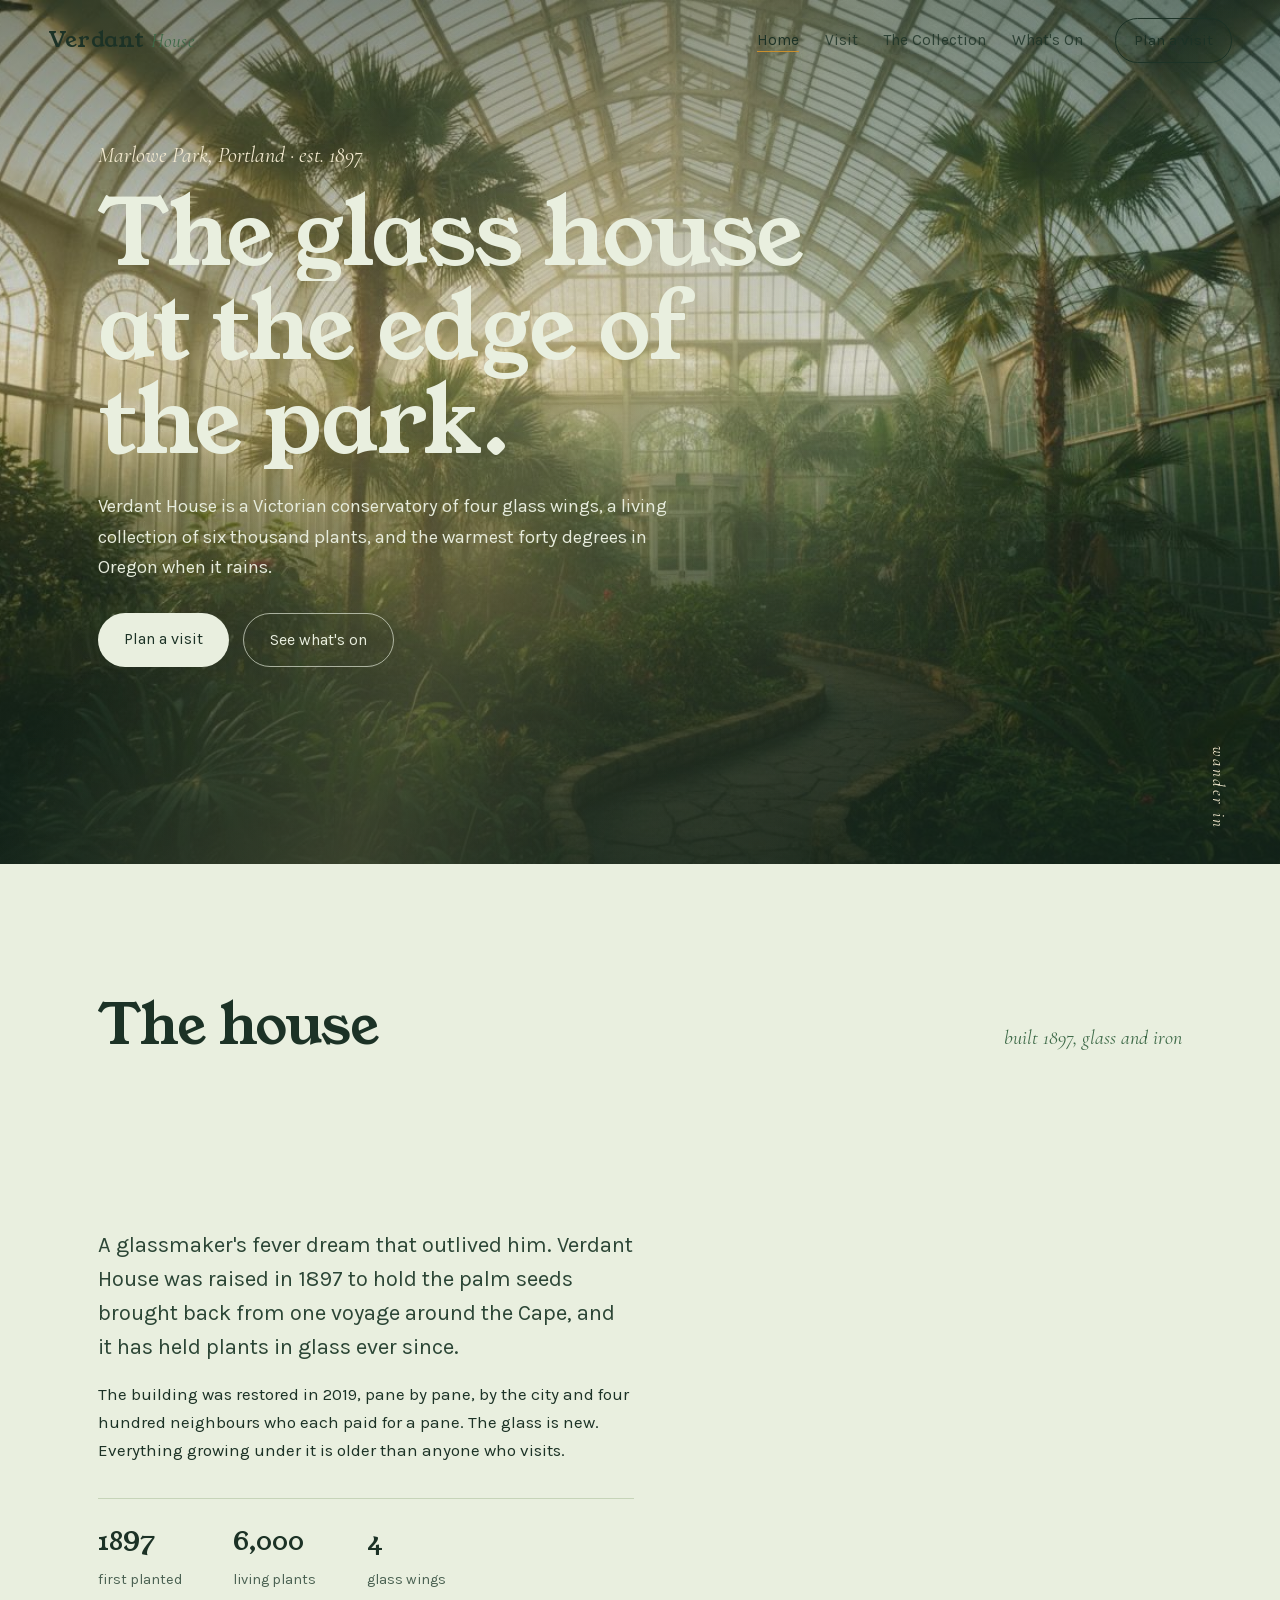
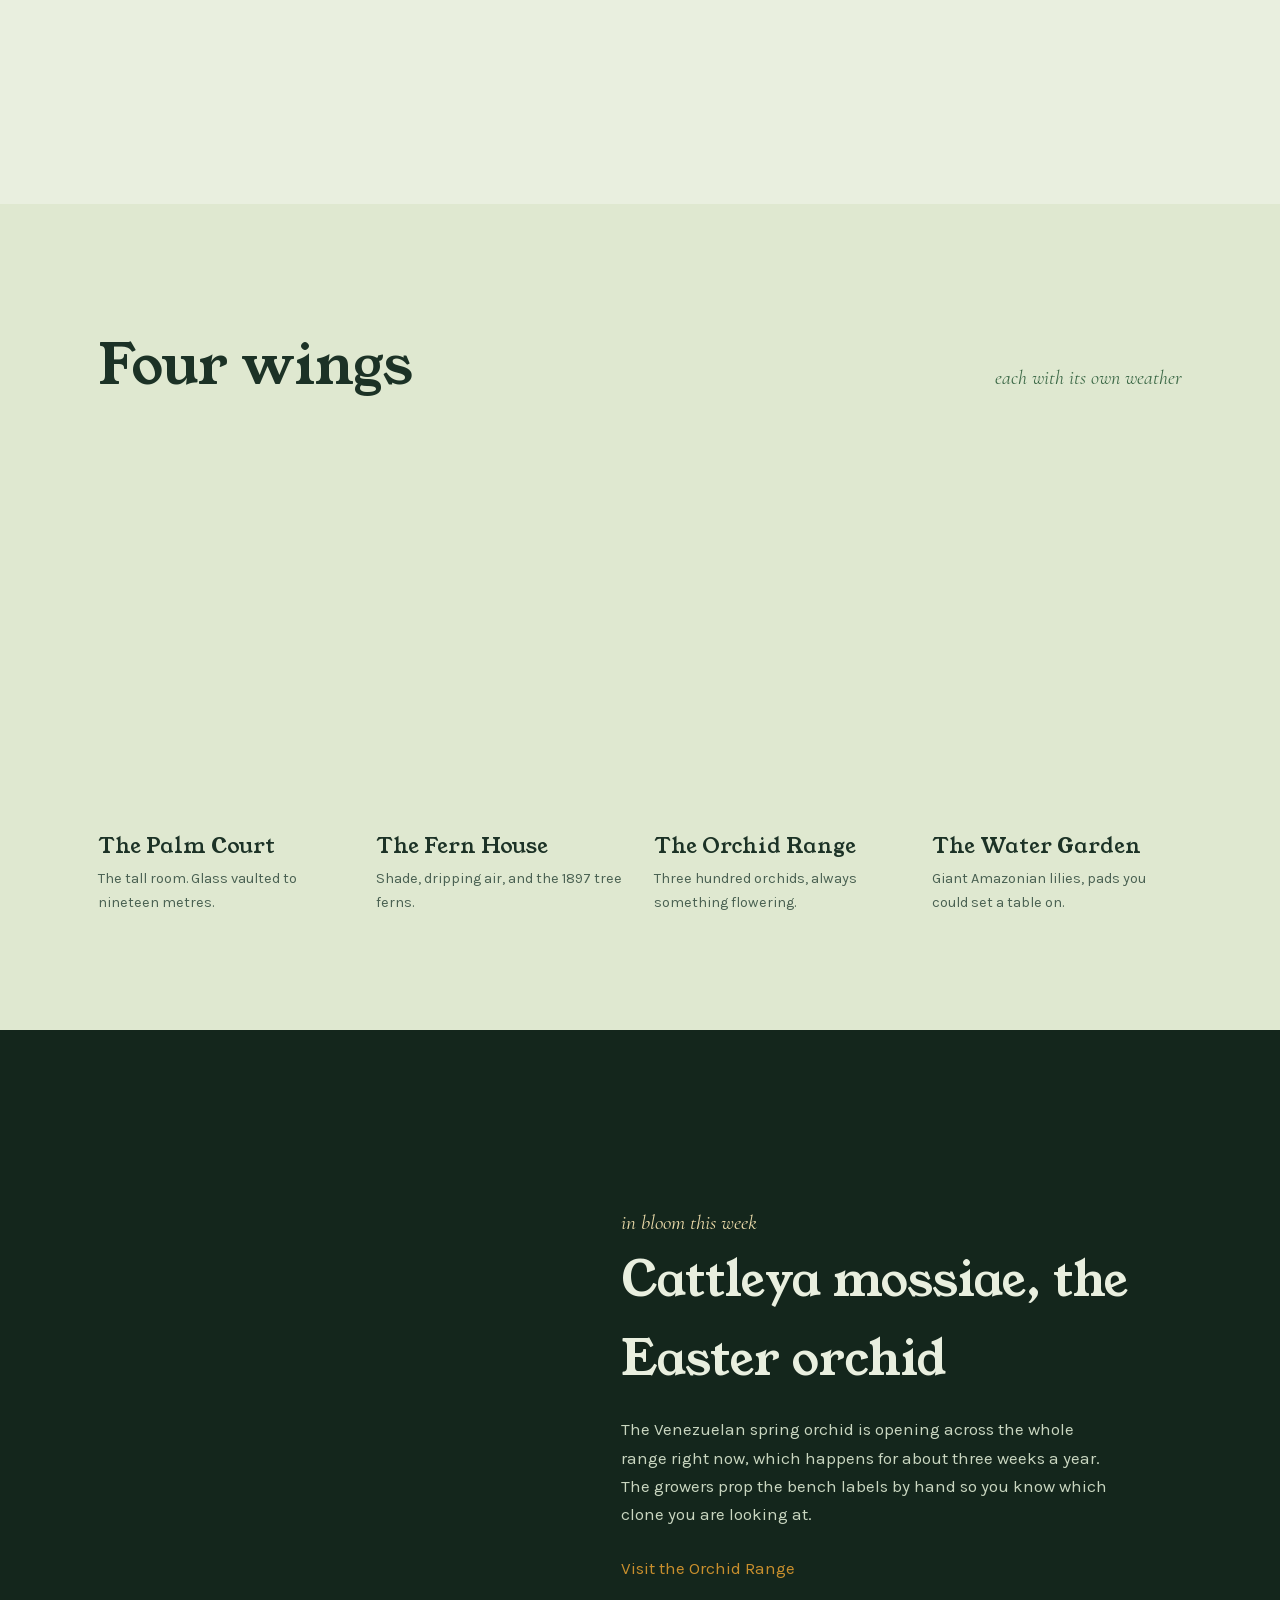
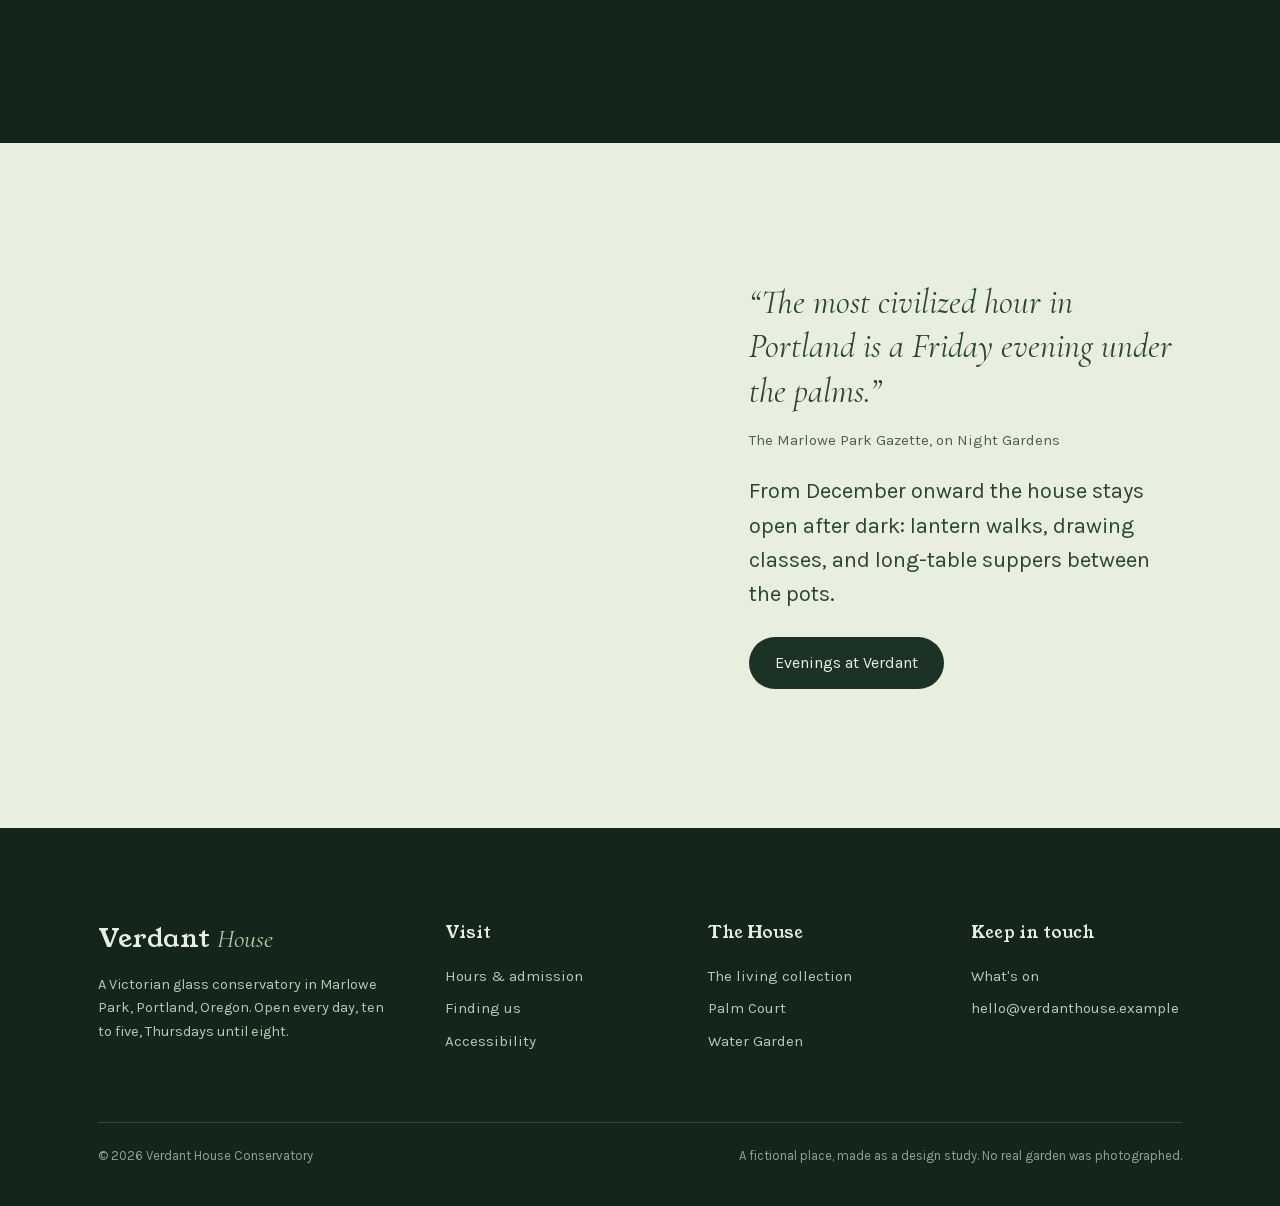
<file: index.html>
<!DOCTYPE html>
<html lang="en">
<head>
<meta charset="UTF-8">
<meta name="viewport" content="width=device-width, initial-scale=1">
<title>Verdant House — a Victorian glass conservatory in Marlowe Park</title>
<meta name="description" content="Verdant House is a Victorian glass conservatory in Marlowe Park, Portland — four wings, six thousand plants, open every day of the year.">
<link rel="stylesheet" href="css/style.css">
<noscript><style>.veil{display:none}.grow{clip-path:none}.rise{transform:none;opacity:1}</style></noscript>
</head>
<body>

<header class="site-head" id="siteHead">
  <a class="brand" href="index.html">Verdant <em>House</em></a>
  <nav>
    <a href="index.html" aria-current="page">Home</a>
    <a href="visit.html">Visit</a>
    <a href="collection.html">The Collection</a>
    <a href="events.html">What's On</a>
  </nav>
  <a class="head-cta" href="visit.html">Plan a visit</a>
  <button class="nav-toggle" aria-expanded="false">Menu</button>
</header>
<div class="veil" id="veil" aria-hidden="true"><i></i><i></i><i></i></div>

<section class="hero">
  <img class="bg" src="assets/hero.jpg" alt="Sunlight falling through the glass roof of the Palm Court">
  <div class="haze"></div><div class="ray"></div>
  <div class="inner">
    <p class="kicker">Marlowe Park, Portland &middot; est. 1897</p>
    <h1><span class="line"><span>The glass house</span></span><span class="line"><span>at the edge of the park.</span></span></h1>
    <p>Verdant House is a Victorian conservatory of four glass wings, a living collection of six thousand plants, and the warmest forty degrees in Oregon when it rains.</p>
    <div class="actions">
      <a class="btn solid" href="visit.html">Plan a visit</a>
      <a class="btn ghost" href="events.html">See what's on</a>
    </div>
  </div>
  <span class="scroll-cue">wander in</span>
</section>

<section>
  <div class="wrap">
    <div class="s-head rise"><h2>The house</h2><span class="note">built 1897, glass and iron</span></div>
    <div class="house-grid">
      <div class="rise">
        <p class="lede">A glassmaker's fever dream that outlived him. Verdant House was raised in 1897 to hold the palm seeds brought back from one voyage around the Cape, and it has held plants in glass ever since.</p>
        <p>The building was restored in 2019, pane by pane, by the city and four hundred neighbours who each paid for a pane. The glass is new. Everything growing under it is older than anyone who visits.</p>
        <div class="fact-line">
          <div><strong>1897</strong><span>first planted</span></div>
          <div><strong>6,000</strong><span>living plants</span></div>
          <div><strong>4</strong><span>glass wings</span></div>
        </div>
      </div>
      <figure class="arch grow"><img src="assets/exterior.jpg" alt="The conservatory dome glowing at sunset among the park trees"></figure>
    </div>
  </div>
</section>

<section class="band">
  <div class="wrap">
    <div class="s-head rise"><h2>Four wings</h2><span class="note">each with its own weather</span></div>
    <div class="wings">
      <a class="wing rise" href="collection.html#palm-court">
        <figure class="arch grow"><img src="assets/hero.jpg" alt="Palms under the vaulted glass roof"></figure>
        <h3>The Palm Court</h3><p>The tall room. Glass vaulted to nineteen metres.</p>
      </a>
      <a class="wing rise" href="collection.html#fern-house">
        <figure class="arch grow"><img src="assets/fern.jpg" alt="Unfurling fern fronds beaded with water"></figure>
        <h3>The Fern House</h3><p>Shade, dripping air, and the 1897 tree ferns.</p>
      </a>
      <a class="wing rise" href="collection.html#orchid-range">
        <figure class="arch grow"><img src="assets/orchid.jpg" alt="A pale orchid bloom against fogged glass"></figure>
        <h3>The Orchid Range</h3><p>Three hundred orchids, always something flowering.</p>
      </a>
      <a class="wing rise" href="collection.html#water-garden">
        <figure class="arch grow"><img src="assets/lily.jpg" alt="Giant lily pads on a still dark pool"></figure>
        <h3>The Water Garden</h3><p>Giant Amazonian lilies, pads you could set a table on.</p>
      </a>
    </div>
  </div>
</section>

<section class="bloom">
  <div class="wrap">
    <figure class="arch grow"><img src="assets/orchid.jpg" alt="A pale blush orchid in the fogged glass range"></figure>
    <div class="rise">
      <p class="note">in bloom this week</p>
      <h2>Cattleya mossiae, the Easter orchid</h2>
      <p>The Venezuelan spring orchid is opening across the whole range right now, which happens for about three weeks a year. The growers prop the bench labels by hand so you know which clone you are looking at.</p>
      <a class="light-link" href="collection.html#orchid-range">Visit the Orchid Range</a>
    </div>
  </div>
</section>

<section>
  <div class="wrap">
    <div class="tease">
      <figure class="arch grow"><img src="assets/event.jpg" alt="A long candlelit dinner table among the plants at night"></figure>
      <div class="rise">
        <blockquote>&ldquo;The most civilized hour in Portland is a Friday evening under the palms.&rdquo;</blockquote>
        <cite>The Marlowe Park Gazette, on Night Gardens</cite>
        <p class="lede" style="margin-top:22px">From December onward the house stays open after dark: lantern walks, drawing classes, and long-table suppers between the pots.</p>
        <div class="actions" style="margin-top:26px"><a class="btn solid" href="events.html" style="background:var(--ink);color:var(--paper)">Evenings at Verdant</a></div>
      </div>
    </div>
  </div>
</section>

<footer>
  <div class="wrap">
    <div class="cols">
      <div>
        <p class="brandline">Verdant <em>House</em></p>
        <p style="margin-top:12px">A Victorian glass conservatory in Marlowe Park, Portland, Oregon. Open every day, ten to five, Thursdays until eight.</p>
      </div>
      <div><h4>Visit</h4><a href="visit.html">Hours &amp; admission</a><a href="visit.html">Finding us</a><a href="visit.html">Accessibility</a></div>
      <div><h4>The House</h4><a href="collection.html">The living collection</a><a href="collection.html#palm-court">Palm Court</a><a href="collection.html#water-garden">Water Garden</a></div>
      <div><h4>Keep in touch</h4><a href="events.html">What's on</a><a href="mailto:hello@verdanthouse.example">hello@verdanthouse.example</a></div>
    </div>
    <div class="legal"><span>&copy; 2026 Verdant House Conservatory</span><span>A fictional place, made as a design study. No real garden was photographed.</span></div>
  </div>
</footer>

<script src="js/main.js" defer></script>
</body>
</html>
</file>
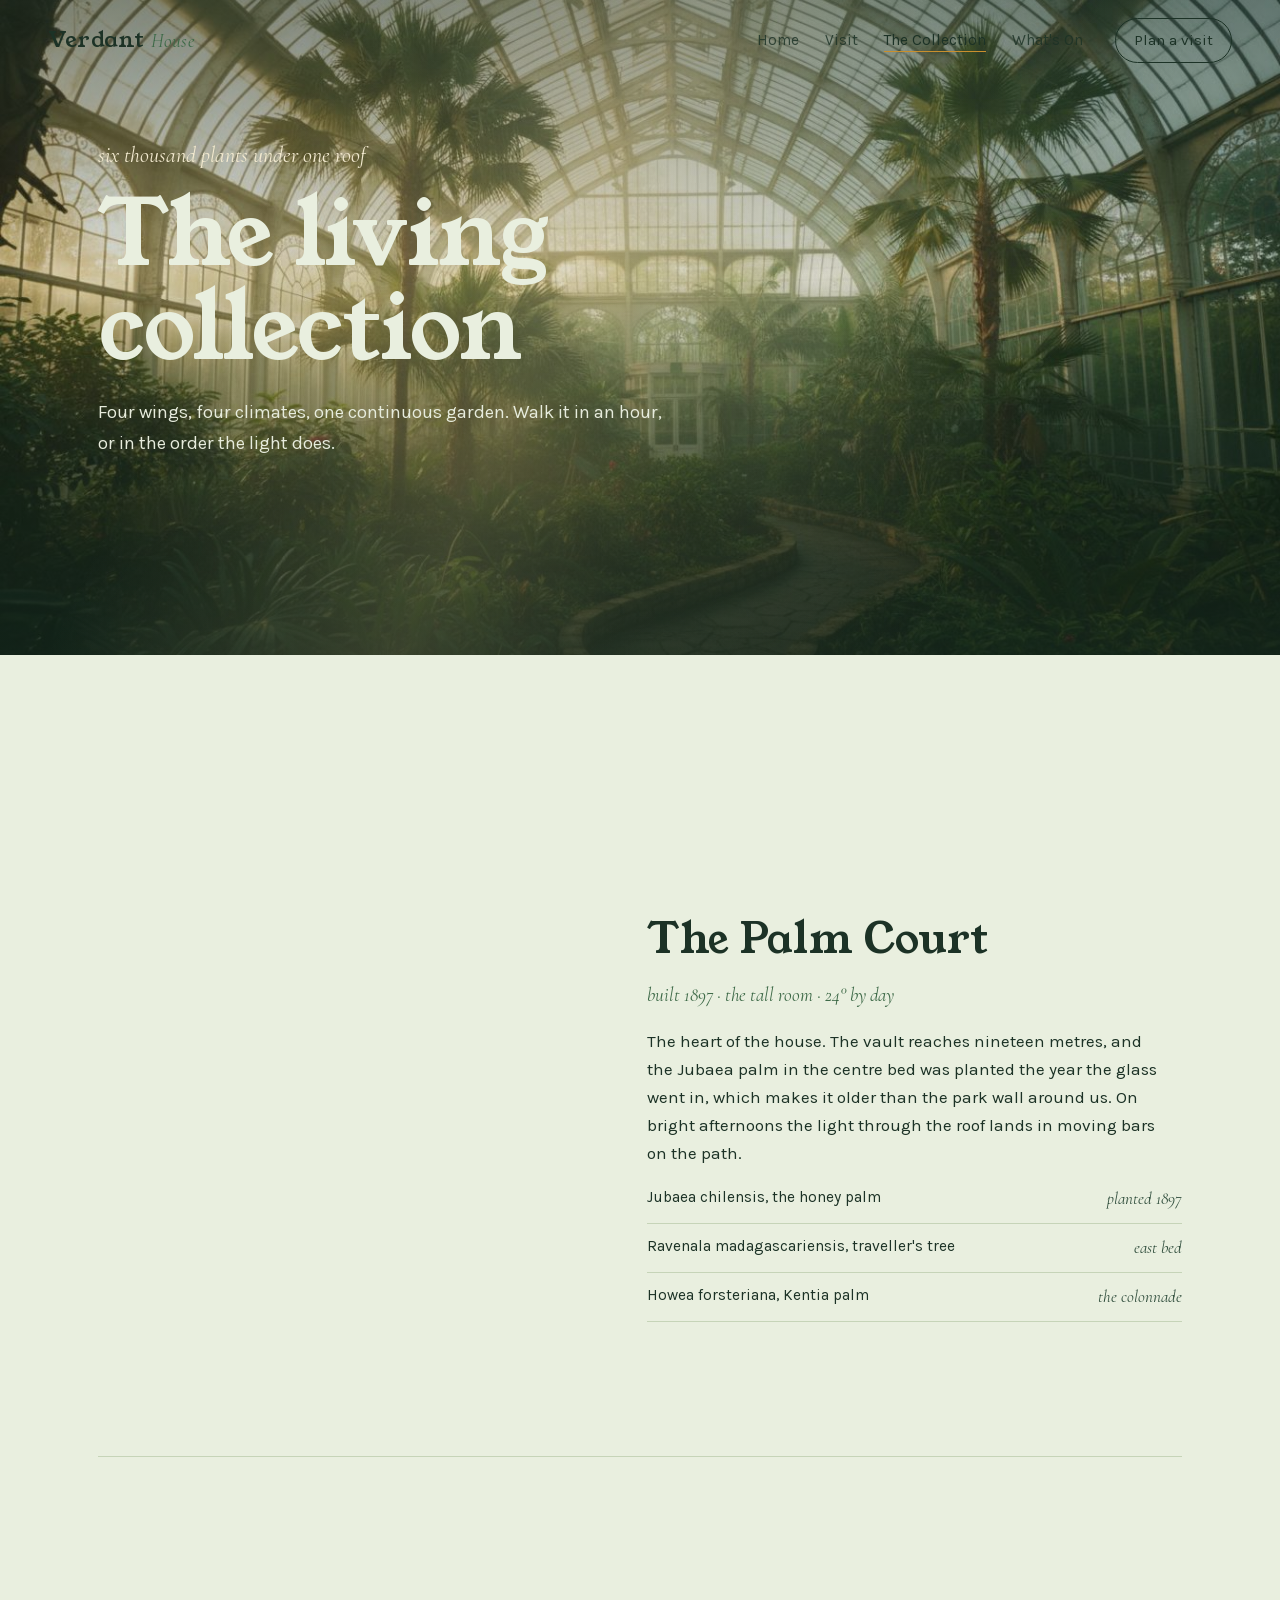
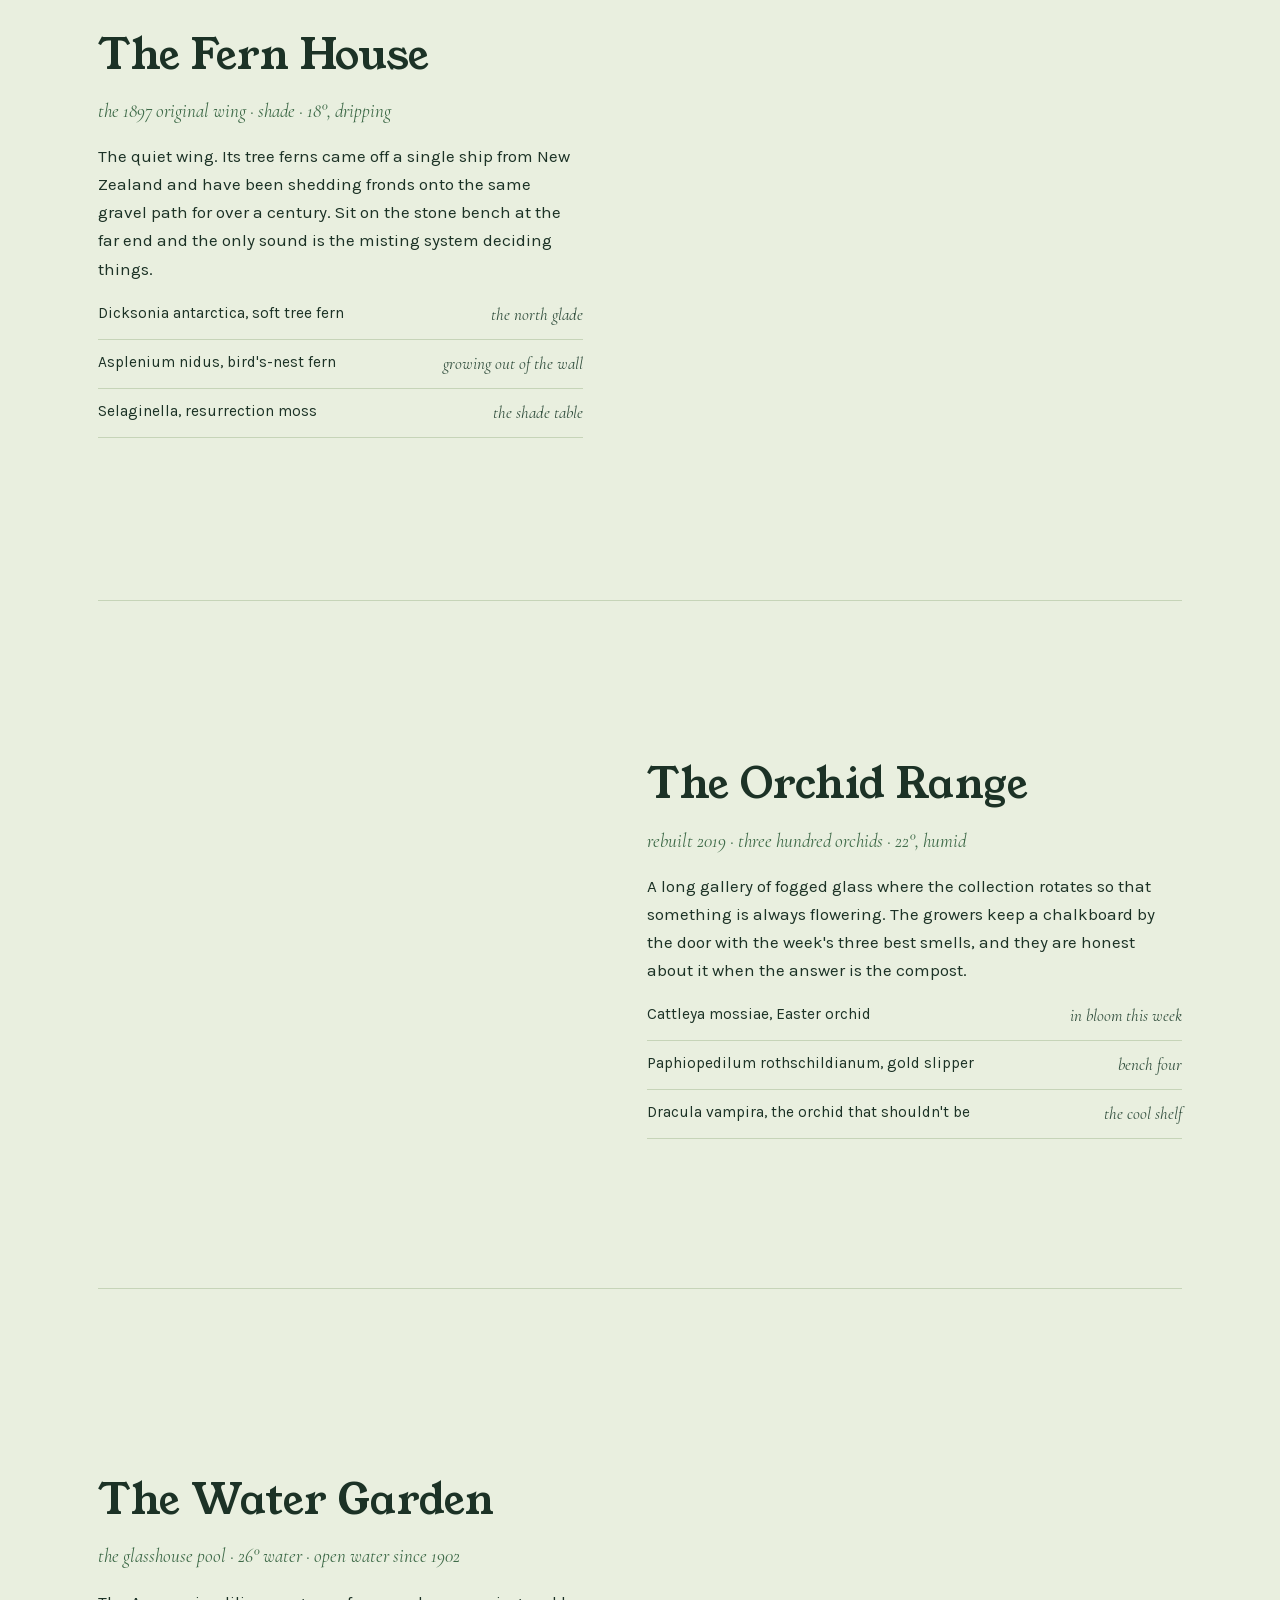
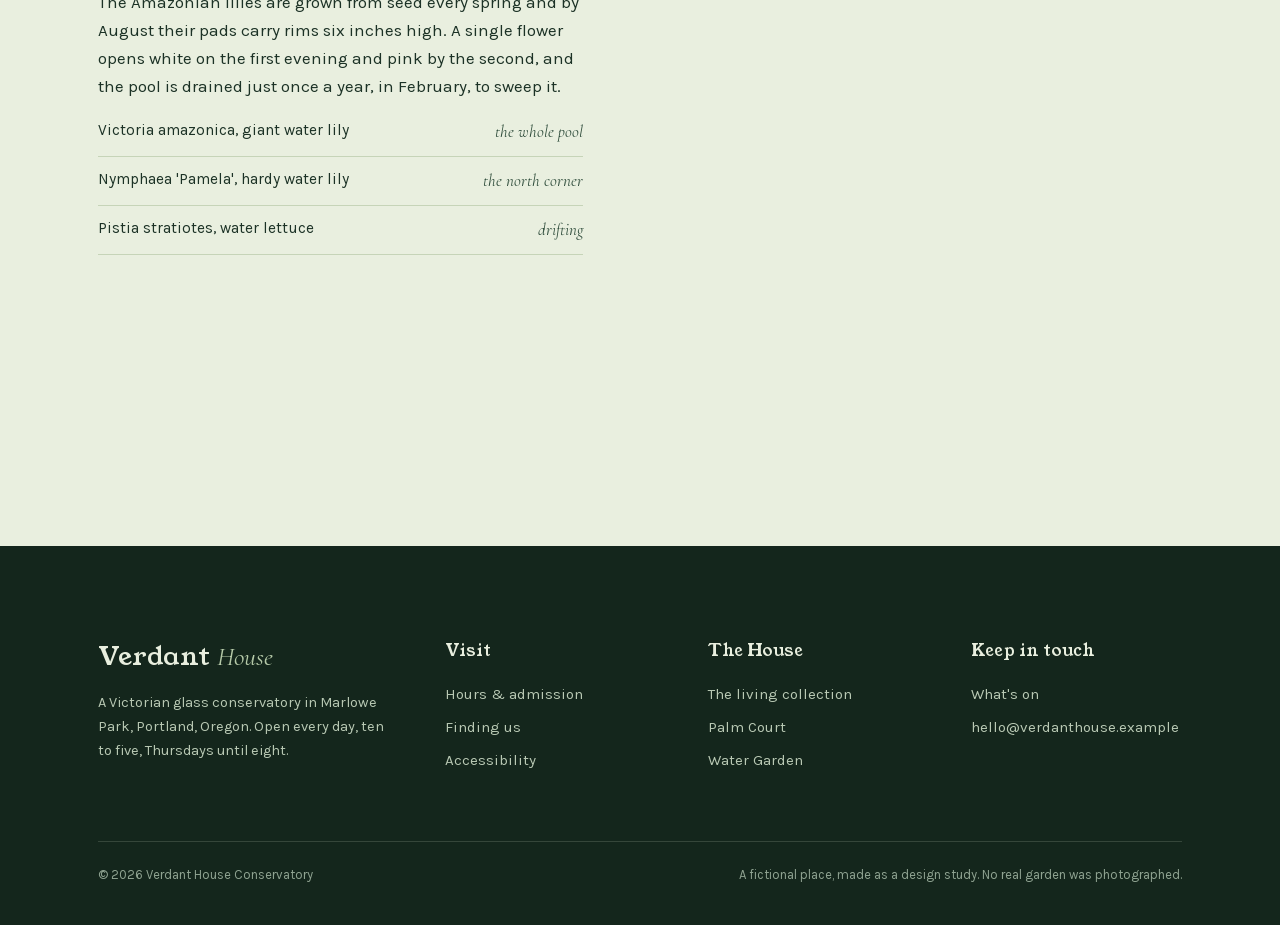
<file: collection.html>
<!DOCTYPE html>
<html lang="en">
<head>
<meta charset="UTF-8">
<meta name="viewport" content="width=device-width, initial-scale=1">
<title>The Collection — Verdant House</title>
<meta name="description" content="Four glass wings and six thousand plants: the Palm Court, the Fern House, the Orchid Range and the Water Garden.">
<link rel="stylesheet" href="css/style.css">
<noscript><style>.veil{display:none}.grow{clip-path:none}.rise{transform:none;opacity:1}</style></noscript>
</head>
<body>

<header class="site-head" id="siteHead">
  <a class="brand" href="index.html">Verdant <em>House</em></a>
  <nav>
    <a href="index.html">Home</a>
    <a href="visit.html">Visit</a>
    <a href="collection.html" aria-current="page">The Collection</a>
    <a href="events.html">What's On</a>
  </nav>
  <a class="head-cta" href="visit.html">Plan a visit</a>
  <button class="nav-toggle" aria-expanded="false">Menu</button>
</header>
<div class="veil" id="veil" aria-hidden="true"><i></i><i></i><i></i></div>

<section class="hero short">
  <img class="bg" src="assets/hero.jpg" alt="The Palm Court's vaulted glass roof above the palms">
  <div class="haze"></div><div class="ray"></div>
  <div class="inner">
    <p class="kicker">six thousand plants under one roof</p>
    <h1><span class="line"><span>The living collection</span></span></h1>
    <p>Four wings, four climates, one continuous garden. Walk it in an hour, or in the order the light does.</p>
  </div>
</section>

<section>
  <div class="wrap">

    <div class="wing-block" id="palm-court">
      <figure class="arch grow"><img src="assets/hero.jpg" alt="Palms and a stone path under the vaulted glass"></figure>
      <div class="rise">
        <h3>The Palm Court</h3>
        <p class="meta">built 1897 &middot; the tall room &middot; 24&deg; by day</p>
        <p>The heart of the house. The vault reaches nineteen metres, and the Jubaea palm in the centre bed was planted the year the glass went in, which makes it older than the park wall around us. On bright afternoons the light through the roof lands in moving bars on the path.</p>
        <ul class="specimens">
          <li><span>Jubaea chilensis, the honey palm</span><em>planted 1897</em></li>
          <li><span>Ravenala madagascariensis, traveller's tree</span><em>east bed</em></li>
          <li><span>Howea forsteriana, Kentia palm</span><em>the colonnade</em></li>
        </ul>
      </div>
    </div>

    <div class="wing-block" id="fern-house">
      <figure class="arch grow"><img src="assets/fern.jpg" alt="Fiddlehead fern fronds unfurling with water droplets"></figure>
      <div class="rise">
        <h3>The Fern House</h3>
        <p class="meta">the 1897 original wing &middot; shade &middot; 18&deg;, dripping</p>
        <p>The quiet wing. Its tree ferns came off a single ship from New Zealand and have been shedding fronds onto the same gravel path for over a century. Sit on the stone bench at the far end and the only sound is the misting system deciding things.</p>
        <ul class="specimens">
          <li><span>Dicksonia antarctica, soft tree fern</span><em>the north glade</em></li>
          <li><span>Asplenium nidus, bird's-nest fern</span><em>growing out of the wall</em></li>
          <li><span>Selaginella, resurrection moss</span><em>the shade table</em></li>
        </ul>
      </div>
    </div>

    <div class="wing-block" id="orchid-range">
      <figure class="arch grow"><img src="assets/orchid.jpg" alt="A pale orchid flower in front of fogged range glass"></figure>
      <div class="rise">
        <h3>The Orchid Range</h3>
        <p class="meta">rebuilt 2019 &middot; three hundred orchids &middot; 22&deg;, humid</p>
        <p>A long gallery of fogged glass where the collection rotates so that something is always flowering. The growers keep a chalkboard by the door with the week's three best smells, and they are honest about it when the answer is the compost.</p>
        <ul class="specimens">
          <li><span>Cattleya mossiae, Easter orchid</span><em>in bloom this week</em></li>
          <li><span>Paphiopedilum rothschildianum, gold slipper</span><em>bench four</em></li>
          <li><span>Dracula vampira, the orchid that shouldn't be</span><em>the cool shelf</em></li>
        </ul>
      </div>
    </div>

    <div class="wing-block" id="water-garden">
      <figure class="arch grow"><img src="assets/lily.jpg" alt="Giant lily pads on the dark water of the pool"></figure>
      <div class="rise">
        <h3>The Water Garden</h3>
        <p class="meta">the glasshouse pool &middot; 26&deg; water &middot; open water since 1902</p>
        <p>The Amazonian lilies are grown from seed every spring and by August their pads carry rims six inches high. A single flower opens white on the first evening and pink by the second, and the pool is drained just once a year, in February, to sweep it.</p>
        <ul class="specimens">
          <li><span>Victoria amazonica, giant water lily</span><em>the whole pool</em></li>
          <li><span>Nymphaea 'Pamela', hardy water lily</span><em>the north corner</em></li>
          <li><span>Pistia stratiotes, water lettuce</span><em>drifting</em></li>
        </ul>
      </div>
    </div>

  </div>
</section>

<footer>
  <div class="wrap">
    <div class="cols">
      <div>
        <p class="brandline">Verdant <em>House</em></p>
        <p style="margin-top:12px">A Victorian glass conservatory in Marlowe Park, Portland, Oregon. Open every day, ten to five, Thursdays until eight.</p>
      </div>
      <div><h4>Visit</h4><a href="visit.html">Hours &amp; admission</a><a href="visit.html">Finding us</a><a href="visit.html">Accessibility</a></div>
      <div><h4>The House</h4><a href="collection.html">The living collection</a><a href="collection.html#palm-court">Palm Court</a><a href="collection.html#water-garden">Water Garden</a></div>
      <div><h4>Keep in touch</h4><a href="events.html">What's on</a><a href="mailto:hello@verdanthouse.example">hello@verdanthouse.example</a></div>
    </div>
    <div class="legal"><span>&copy; 2026 Verdant House Conservatory</span><span>A fictional place, made as a design study. No real garden was photographed.</span></div>
  </div>
</footer>

<script src="js/main.js" defer></script>
</body>
</html>
</file>
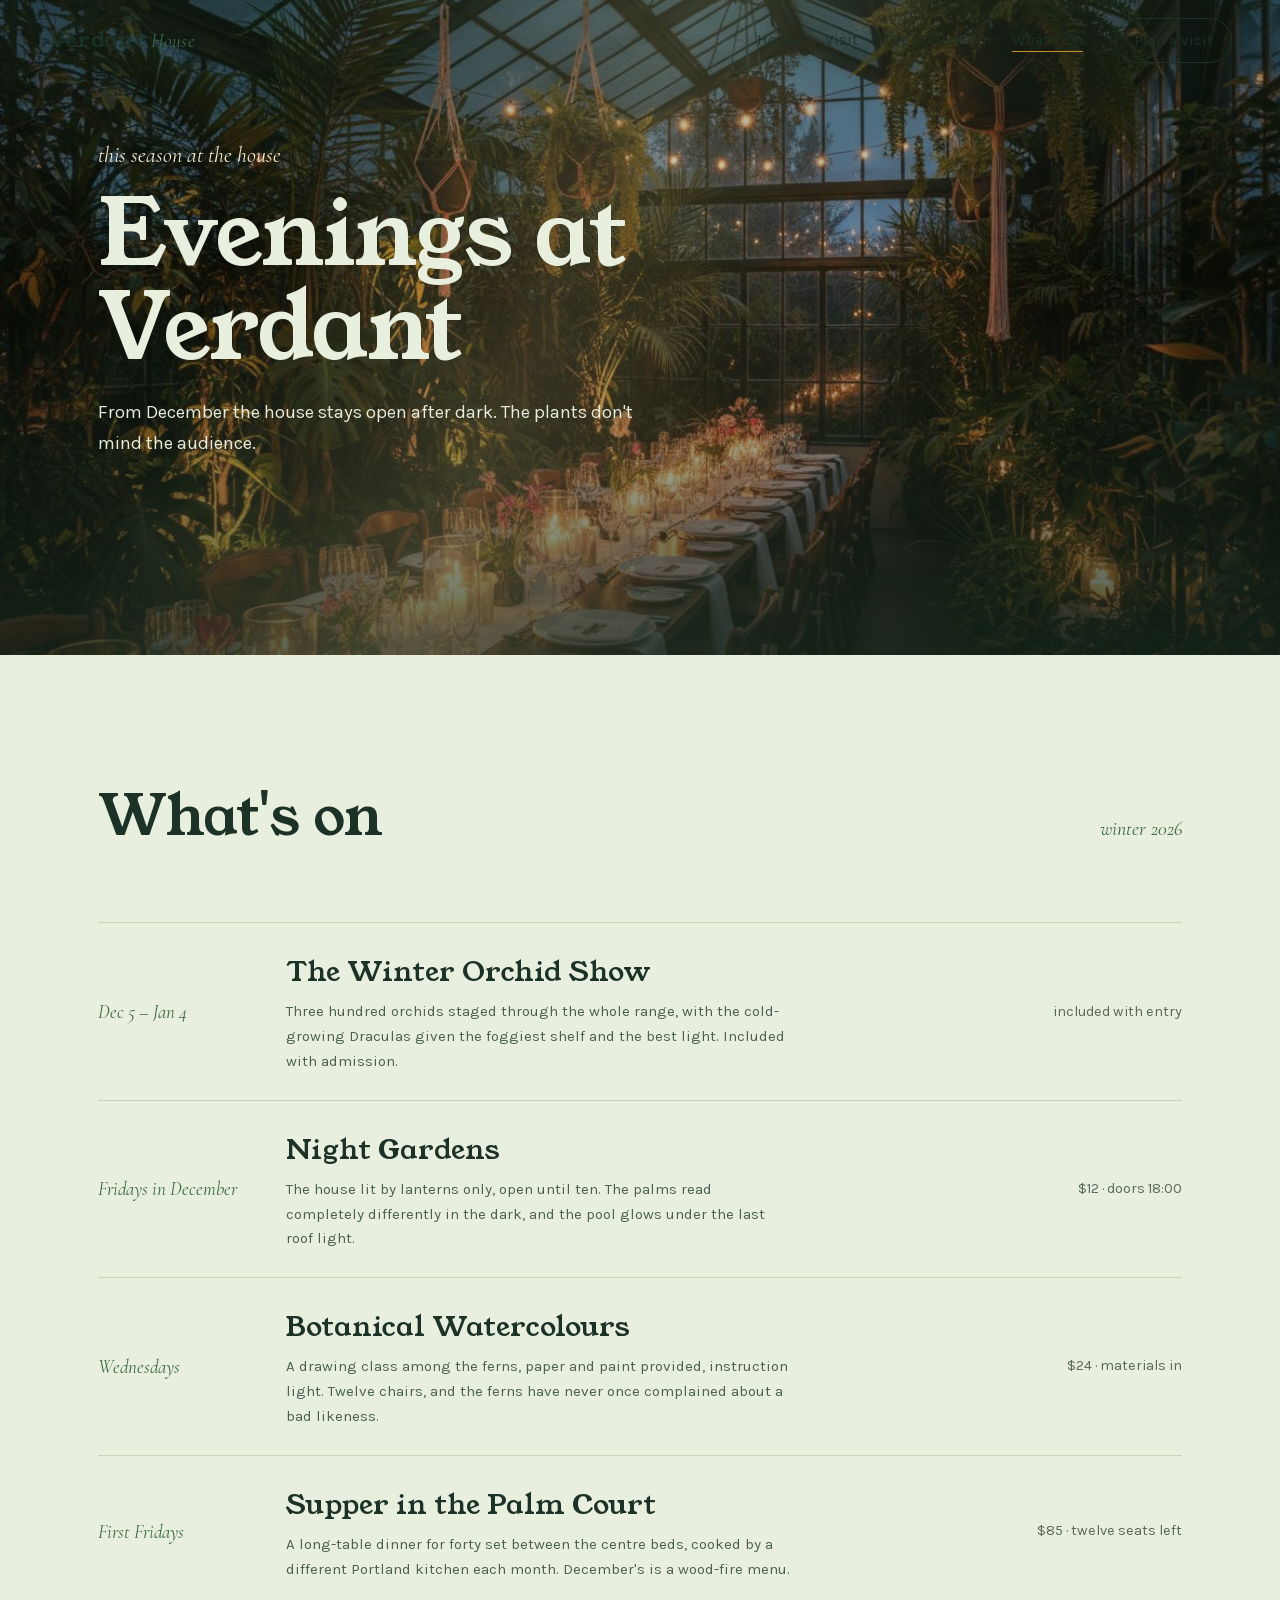
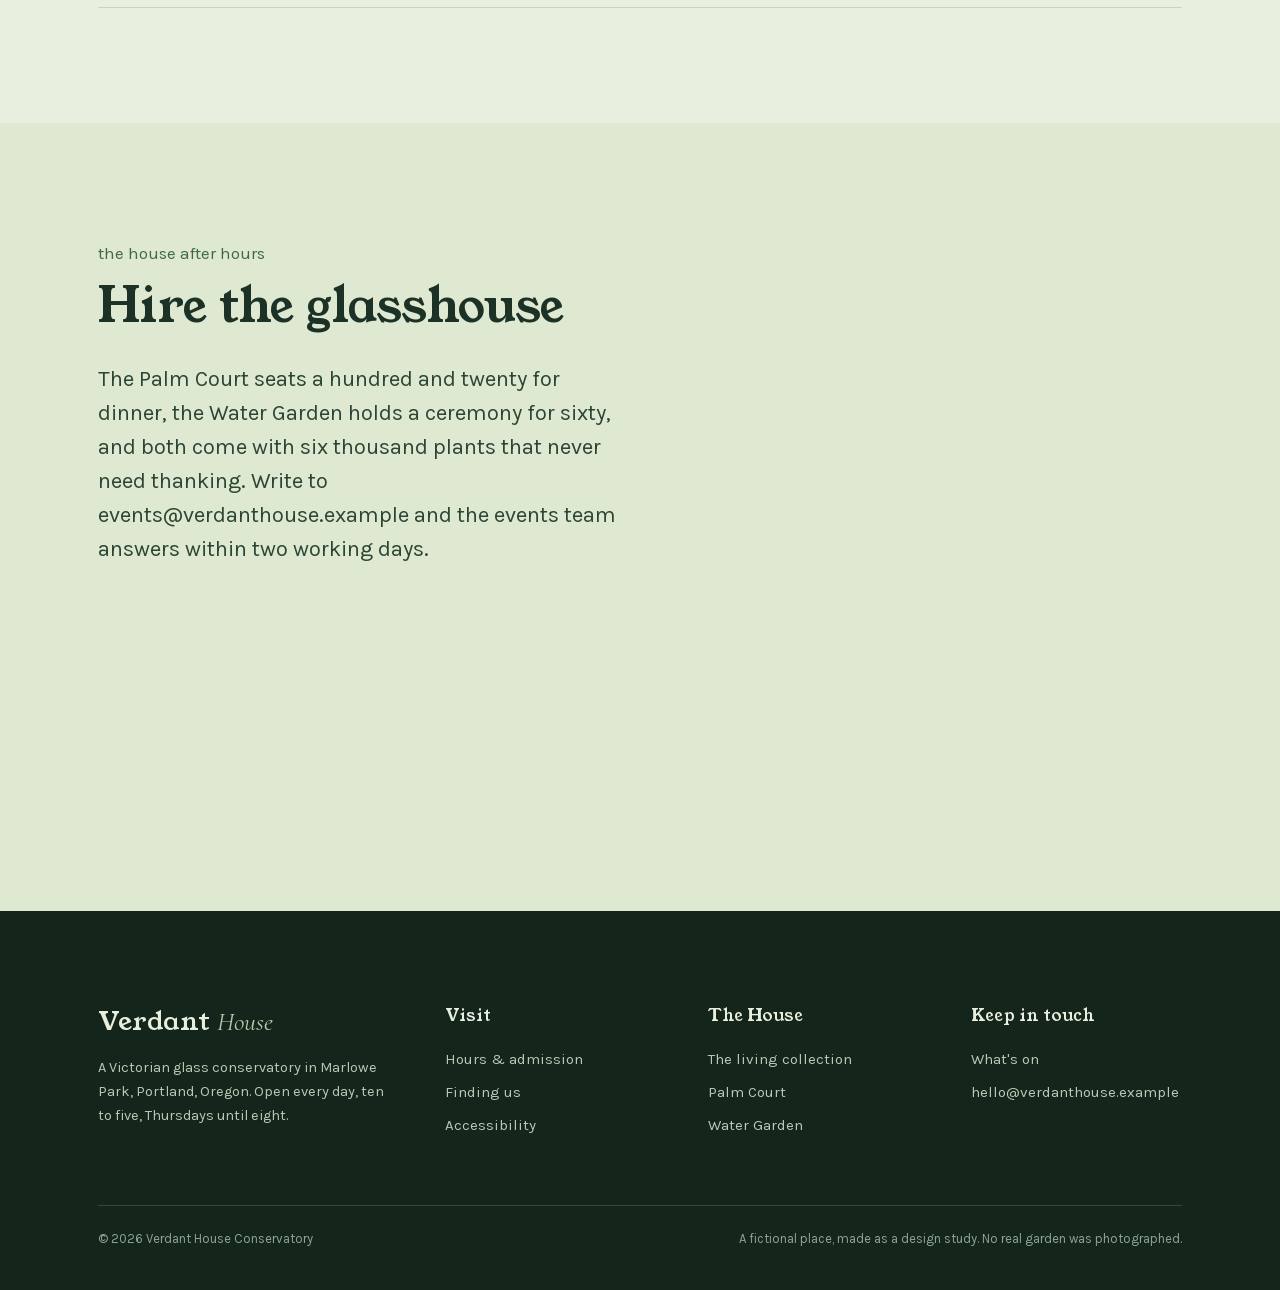
<file: events.html>
<!DOCTYPE html>
<html lang="en">
<head>
<meta charset="UTF-8">
<meta name="viewport" content="width=device-width, initial-scale=1">
<title>What's On — Verdant House</title>
<meta name="description" content="Evenings at Verdant House: the Winter Orchid Show, Night Gardens, drawing classes and long-table suppers in the Palm Court.">
<link rel="stylesheet" href="css/style.css">
<noscript><style>.veil{display:none}.grow{clip-path:none}.rise{transform:none;opacity:1}</style></noscript>
</head>
<body>

<header class="site-head" id="siteHead">
  <a class="brand" href="index.html">Verdant <em>House</em></a>
  <nav>
    <a href="index.html">Home</a>
    <a href="visit.html">Visit</a>
    <a href="collection.html">The Collection</a>
    <a href="events.html" aria-current="page">What's On</a>
  </nav>
  <a class="head-cta" href="visit.html">Plan a visit</a>
  <button class="nav-toggle" aria-expanded="false">Menu</button>
</header>
<div class="veil" id="veil" aria-hidden="true"><i></i><i></i><i></i></div>

<section class="hero short">
  <img class="bg" src="assets/event.jpg" alt="A candlelit dinner table set among the plants under the glass roof">
  <div class="haze"></div><div class="ray"></div>
  <div class="inner">
    <p class="kicker">this season at the house</p>
    <h1><span class="line"><span>Evenings at Verdant</span></span></h1>
    <p>From December the house stays open after dark. The plants don't mind the audience.</p>
  </div>
</section>

<section>
  <div class="wrap">
    <div class="s-head rise"><h2>What's on</h2><span class="note">winter 2026</span></div>
    <div class="events-list">
      <a class="event rise" href="visit.html">
        <span class="when">Dec 5 &ndash; Jan 4</span>
        <span><h3>The Winter Orchid Show</h3><p>Three hundred orchids staged through the whole range, with the cold-growing Draculas given the foggiest shelf and the best light. Included with admission.</p></span>
        <span class="go">included with entry</span>
      </a>
      <a class="event rise" href="visit.html">
        <span class="when">Fridays in December</span>
        <span><h3>Night Gardens</h3><p>The house lit by lanterns only, open until ten. The palms read completely differently in the dark, and the pool glows under the last roof light.</p></span>
        <span class="go">$12 &middot; doors 18:00</span>
      </a>
      <a class="event rise" href="visit.html">
        <span class="when">Wednesdays</span>
        <span><h3>Botanical Watercolours</h3><p>A drawing class among the ferns, paper and paint provided, instruction light. Twelve chairs, and the ferns have never once complained about a bad likeness.</p></span>
        <span class="go">$24 &middot; materials in</span>
      </a>
      <a class="event rise" href="visit.html">
        <span class="when">First Fridays</span>
        <span><h3>Supper in the Palm Court</h3><p>A long-table dinner for forty set between the centre beds, cooked by a different Portland kitchen each month. December's is a wood-fire menu.</p></span>
        <span class="go">$85 &middot; twelve seats left</span>
      </a>
    </div>
  </div>
</section>

<section class="band">
  <div class="wrap">
    <div class="house-grid" style="align-items:start">
      <div class="rise">
        <p class="kicker" style="color:var(--leaf)">the house after hours</p>
        <h2 style="font-family:var(--disp);font-weight:400;font-size:clamp(30px,3.8vw,48px);margin-bottom:16px">Hire the glasshouse</h2>
        <p class="lede">The Palm Court seats a hundred and twenty for dinner, the Water Garden holds a ceremony for sixty, and both come with six thousand plants that never need thanking. Write to events@verdanthouse.example and the events team answers within two working days.</p>
      </div>
      <figure class="arch grow"><img src="assets/event.jpg" alt="The long table glowing with candles between the pots"></figure>
    </div>
  </div>
</section>

<footer>
  <div class="wrap">
    <div class="cols">
      <div>
        <p class="brandline">Verdant <em>House</em></p>
        <p style="margin-top:12px">A Victorian glass conservatory in Marlowe Park, Portland, Oregon. Open every day, ten to five, Thursdays until eight.</p>
      </div>
      <div><h4>Visit</h4><a href="visit.html">Hours &amp; admission</a><a href="visit.html">Finding us</a><a href="visit.html">Accessibility</a></div>
      <div><h4>The House</h4><a href="collection.html">The living collection</a><a href="collection.html#palm-court">Palm Court</a><a href="collection.html#water-garden">Water Garden</a></div>
      <div><h4>Keep in touch</h4><a href="events.html">What's on</a><a href="mailto:hello@verdanthouse.example">hello@verdanthouse.example</a></div>
    </div>
    <div class="legal"><span>&copy; 2026 Verdant House Conservatory</span><span>A fictional place, made as a design study. No real garden was photographed.</span></div>
  </div>
</footer>

<script src="js/main.js" defer></script>
</body>
</html>
</file>
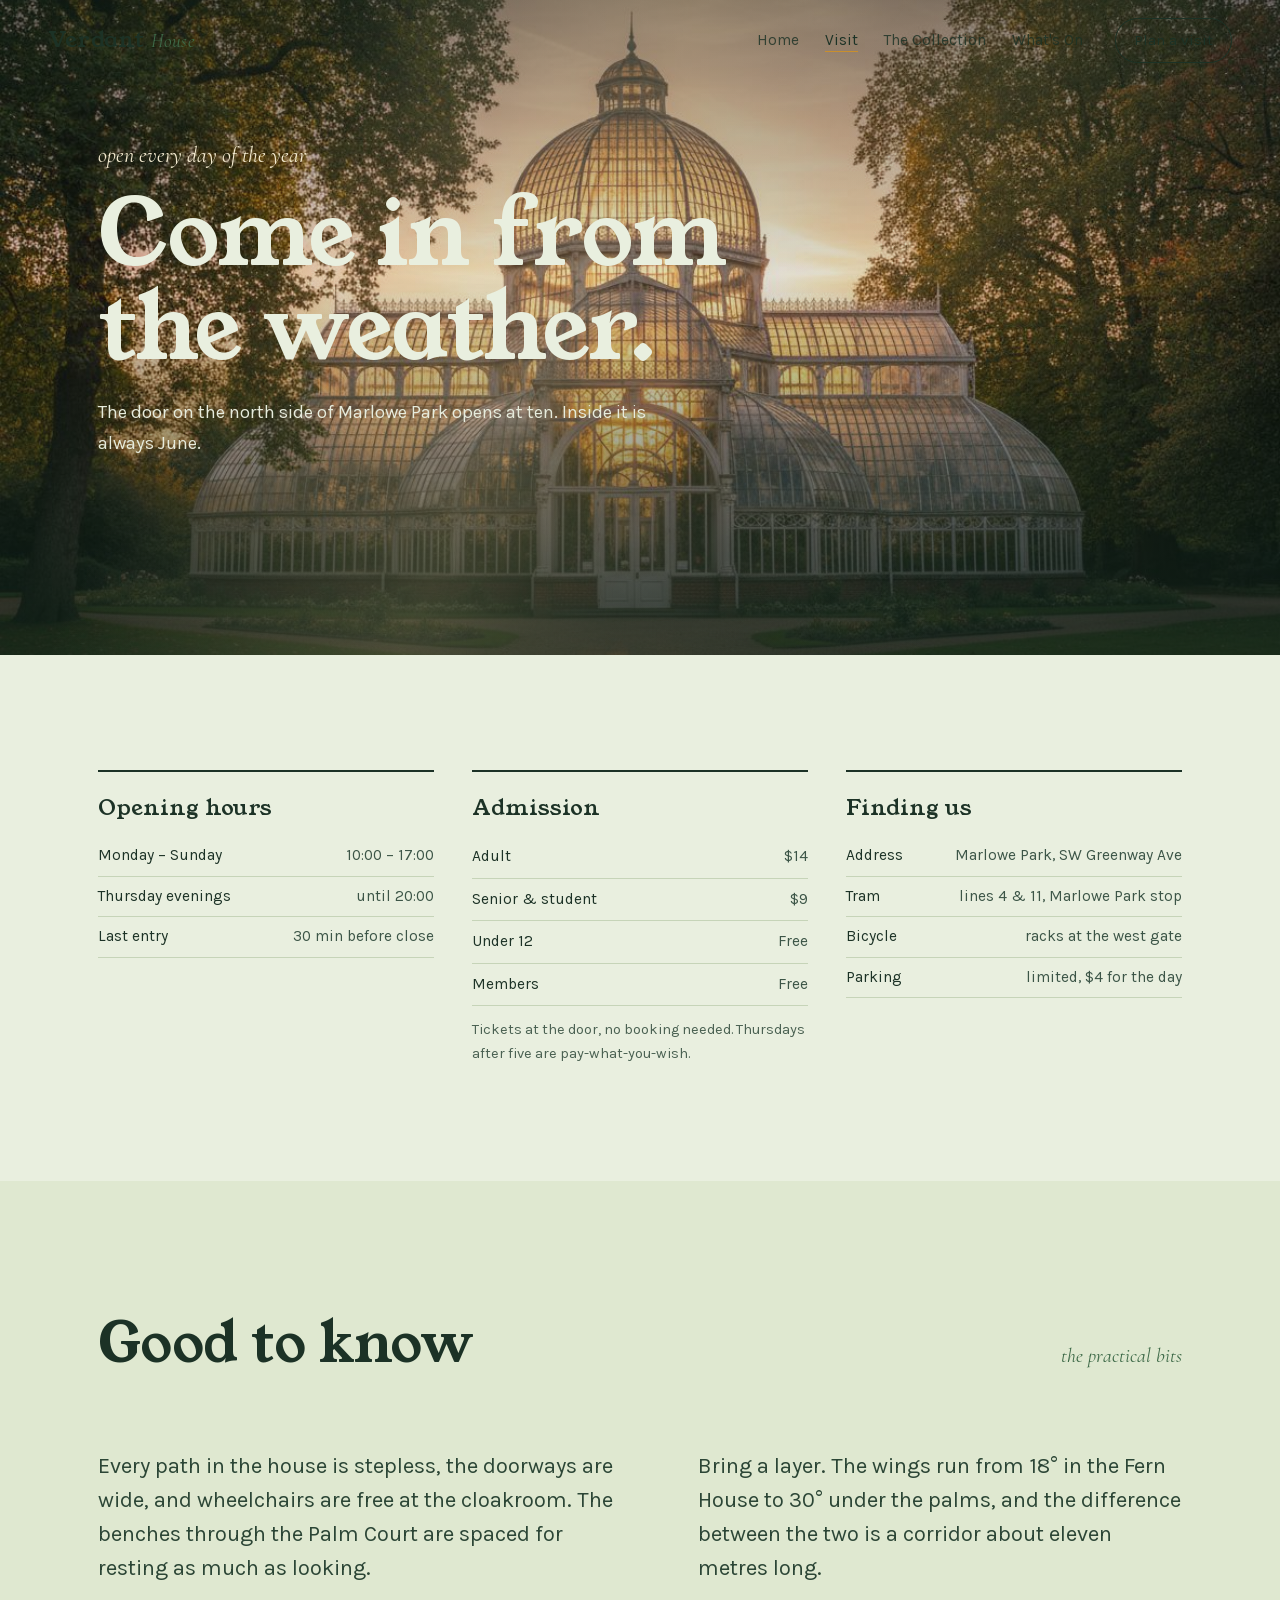
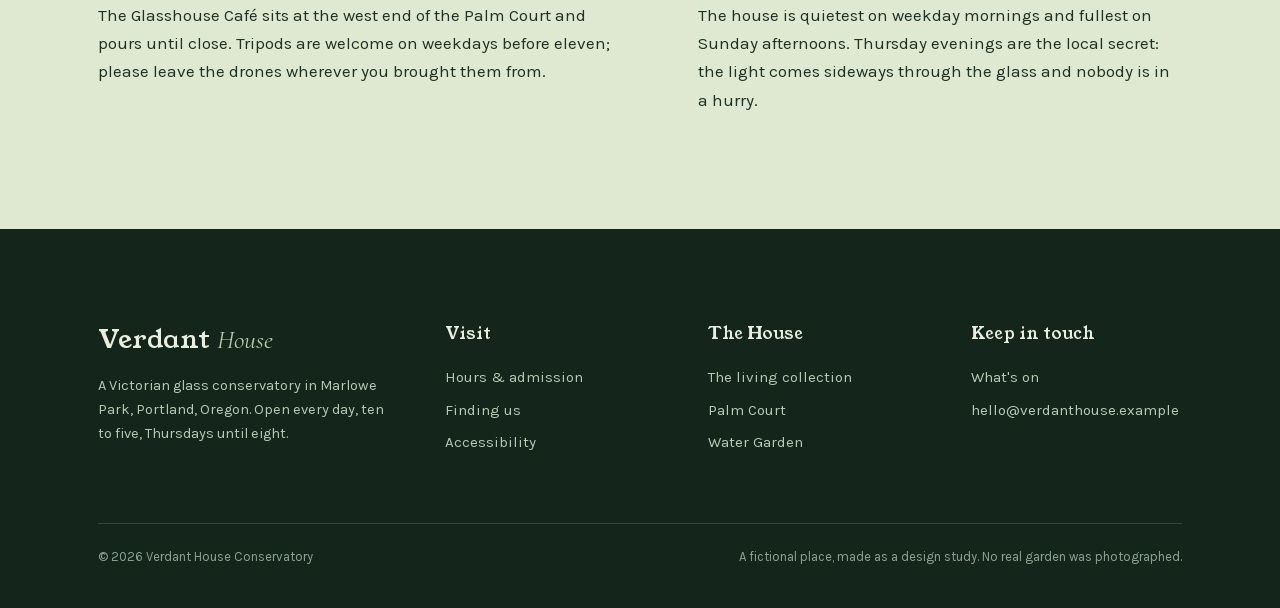
<file: visit.html>
<!DOCTYPE html>
<html lang="en">
<head>
<meta charset="UTF-8">
<meta name="viewport" content="width=device-width, initial-scale=1">
<title>Visit — Verdant House</title>
<meta name="description" content="Hours, admission and finding Verdant House in Marlowe Park, Portland. Open every day of the year.">
<link rel="stylesheet" href="css/style.css">
<noscript><style>.veil{display:none}.grow{clip-path:none}.rise{transform:none;opacity:1}</style></noscript>
</head>
<body>

<header class="site-head" id="siteHead">
  <a class="brand" href="index.html">Verdant <em>House</em></a>
  <nav>
    <a href="index.html">Home</a>
    <a href="visit.html" aria-current="page">Visit</a>
    <a href="collection.html">The Collection</a>
    <a href="events.html">What's On</a>
  </nav>
  <a class="head-cta" href="visit.html">Plan a visit</a>
  <button class="nav-toggle" aria-expanded="false">Menu</button>
</header>
<div class="veil" id="veil" aria-hidden="true"><i></i><i></i><i></i></div>

<section class="hero short">
  <img class="bg" src="assets/exterior.jpg" alt="The conservatory glowing at sunset, seen from the park path">
  <div class="haze"></div><div class="ray"></div>
  <div class="inner">
    <p class="kicker">open every day of the year</p>
    <h1><span class="line"><span>Come in from the weather.</span></span></h1>
    <p>The door on the north side of Marlowe Park opens at ten. Inside it is always June.</p>
  </div>
</section>

<section>
  <div class="wrap">
    <div class="hours">
      <div class="card rise">
        <h3>Opening hours</h3>
        <div class="row"><span>Monday &ndash; Sunday</span><span>10:00 &ndash; 17:00</span></div>
        <div class="row"><span>Thursday evenings</span><span>until 20:00</span></div>
        <div class="row"><span>Last entry</span><span>30 min before close</span></div>
      </div>
      <div class="card rise">
        <h3>Admission</h3>
        <div class="prices">
          <div class="row"><span>Adult</span><span>$14</span></div>
          <div class="row"><span>Senior &amp; student</span><span>$9</span></div>
          <div class="row"><span>Under 12</span><span>Free</span></div>
          <div class="row"><span>Members</span><span>Free</span></div>
        </div>
        <p style="font-size:14.5px;color:#4a6152;margin-top:12px">Tickets at the door, no booking needed. Thursdays after five are pay-what-you-wish.</p>
      </div>
      <div class="card rise">
        <h3>Finding us</h3>
        <div class="row"><span>Address</span><span>Marlowe Park, SW Greenway Ave</span></div>
        <div class="row"><span>Tram</span><span>lines 4 &amp; 11, Marlowe Park stop</span></div>
        <div class="row"><span>Bicycle</span><span>racks at the west gate</span></div>
        <div class="row"><span>Parking</span><span>limited, $4 for the day</span></div>
      </div>
    </div>
  </div>
</section>

<section class="band">
  <div class="wrap">
    <div class="s-head rise"><h2>Good to know</h2><span class="note">the practical bits</span></div>
    <div class="house-grid" style="align-items:start">
      <div class="rise">
        <p class="lede">Every path in the house is stepless, the doorways are wide, and wheelchairs are free at the cloakroom. The benches through the Palm Court are spaced for resting as much as looking.</p>
        <p style="margin-top:16px">The Glasshouse Caf&eacute; sits at the west end of the Palm Court and pours until close. Tripods are welcome on weekdays before eleven; please leave the drones wherever you brought them from.</p>
      </div>
      <div class="rise">
        <p class="lede">Bring a layer. The wings run from 18&deg; in the Fern House to 30&deg; under the palms, and the difference between the two is a corridor about eleven metres long.</p>
        <p style="margin-top:16px">The house is quietest on weekday mornings and fullest on Sunday afternoons. Thursday evenings are the local secret: the light comes sideways through the glass and nobody is in a hurry.</p>
      </div>
    </div>
  </div>
</section>

<footer>
  <div class="wrap">
    <div class="cols">
      <div>
        <p class="brandline">Verdant <em>House</em></p>
        <p style="margin-top:12px">A Victorian glass conservatory in Marlowe Park, Portland, Oregon. Open every day, ten to five, Thursdays until eight.</p>
      </div>
      <div><h4>Visit</h4><a href="visit.html">Hours &amp; admission</a><a href="visit.html">Finding us</a><a href="visit.html">Accessibility</a></div>
      <div><h4>The House</h4><a href="collection.html">The living collection</a><a href="collection.html#palm-court">Palm Court</a><a href="collection.html#water-garden">Water Garden</a></div>
      <div><h4>Keep in touch</h4><a href="events.html">What's on</a><a href="mailto:hello@verdanthouse.example">hello@verdanthouse.example</a></div>
    </div>
    <div class="legal"><span>&copy; 2026 Verdant House Conservatory</span><span>A fictional place, made as a design study. No real garden was photographed.</span></div>
  </div>
</footer>

<script src="js/main.js" defer></script>
</body>
</html>
</file>
<file: css/style.css>
/* Verdant House — a Victorian glass conservatory */
@font-face{font-family:"Young Serif";src:url(../fonts/young-serif-normal.woff2) format("woff2");font-weight:400;font-display:swap}
@font-face{font-family:"Karla";src:url(../fonts/karla-normal.woff2) format("woff2");font-weight:400;font-display:swap}
@font-face{font-family:"Karla";src:url(../fonts/karla-italic.woff2) format("woff2");font-weight:400;font-style:italic;font-display:swap}
@font-face{font-family:"Cormorant";src:url(../fonts/cormorant-garamond-italic.woff2) format("woff2");font-weight:400;font-style:italic;font-display:swap}

:root{
  --paper:#e9efdf; --paper2:#dfe8d0; --ink:#1c3226; --leaf:#3e6a48;
  --sage:#b5c9a8; --line:#c6d4b8; --light:#c98f2d; --deep:#14261c;
  --disp:"Young Serif",serif; --body:"Karla",sans-serif; --note:"Cormorant",serif;
}
*{margin:0;padding:0;box-sizing:border-box}
html{scroll-behavior:smooth}
body{background:var(--paper);color:var(--ink);font-family:var(--body);font-size:17px;line-height:1.65}
img{display:block;max-width:100%}
a{color:inherit}
::selection{background:var(--leaf);color:var(--paper)}
:focus-visible{outline:2px solid var(--light);outline-offset:3px}

.wrap{max-width:1180px;margin:0 auto;padding:0 clamp(20px,4vw,48px)}

/* ---------- header ---------- */
.site-head{position:fixed;inset:0 0 auto;z-index:60;display:flex;align-items:center;gap:32px;
  padding:18px clamp(20px,4vw,48px);transition:background .4s,box-shadow .4s}
.site-head.solid{background:rgba(233,239,223,.92);backdrop-filter:blur(10px);box-shadow:0 1px 0 var(--line)}
.brand{font-family:var(--disp);font-size:22px;text-decoration:none;letter-spacing:.01em}
.brand em{font-family:var(--note);font-style:italic;font-size:19px;color:var(--leaf)}
.site-head nav{display:flex;gap:26px;margin-left:auto}
.site-head nav a{text-decoration:none;font-size:15.5px;color:var(--ink);opacity:.82;transition:opacity .2s}
.site-head nav a:hover{opacity:1}
.site-head nav a[aria-current]{opacity:1;text-decoration:underline;text-underline-offset:6px;text-decoration-color:var(--light)}
.head-cta{font-size:15px;text-decoration:none;border:1.5px solid var(--ink);padding:9px 18px;border-radius:99px;transition:background .25s,color .25s}
.head-cta:hover{background:var(--ink);color:var(--paper)}
.nav-toggle{display:none;margin-left:auto;background:none;border:1.5px solid var(--ink);border-radius:99px;
  padding:8px 14px;font:inherit;font-size:14px;cursor:pointer}
@media(max-width:820px){
  .site-head nav,.head-cta{display:none}
  .nav-toggle{display:block}
  .site-head.open nav{display:flex;position:absolute;top:64px;left:16px;right:16px;flex-direction:column;gap:4px;
    background:var(--paper);border:1px solid var(--line);border-radius:18px;padding:18px 22px;box-shadow:0 18px 40px rgba(20,38,28,.18)}
  .site-head.open nav a{padding:9px 0;font-size:17px}
  .site-head.open .head-cta{display:inline-block;margin:0 16px 16px auto}
}

/* ---------- page veil (doors) ---------- */
.veil{position:fixed;inset:0;z-index:100;pointer-events:none;display:flex}
.veil i{flex:1 1 33.4%;background:var(--deep);border-radius:0 0 0 0;transform:translateY(0)}
.veil i:nth-child(2){background:#22412f}
.veil i:nth-child(3){background:#2e5240}
.veil.cover i{transform:translateY(0)!important}
.veil i.arch{border-radius:0 0 50% 50%/0 0 22vh 22vh}
.veil.lift i{transform:translateY(-103%)}
.veil.drop i{transform:translateY(103%)}
.veil i{transition:transform .68s cubic-bezier(.72,0,.18,1)}
.veil i:nth-child(2){transition-delay:.09s}
.veil i:nth-child(3){transition-delay:.18s}
.veil.fade i{opacity:0;transition:opacity .55s ease}

/* ---------- hero ---------- */
.hero{position:relative;min-height:92vh;display:flex;align-items:flex-end;color:var(--paper);overflow:hidden}
.hero.short{min-height:62vh}
.hero img.bg{position:absolute;inset:0;width:100%;height:100%;object-fit:cover}
.hero .haze{position:absolute;inset:0;background:linear-gradient(180deg,rgba(20,38,28,.5) 0%,rgba(20,38,28,.12) 42%,rgba(20,38,28,.78) 100%)}
.hero .ray{position:absolute;inset:-20%;background:linear-gradient(115deg,transparent 30%,rgba(255,222,150,.16) 46%,rgba(255,222,150,.05) 55%,transparent 70%);
  animation:ray 9s ease-in-out infinite alternate}
@keyframes ray{from{transform:translateX(-6%)}to{transform:translateX(7%)}}
.hero .inner{position:relative;z-index:2;padding:0 clamp(20px,4vw,48px) clamp(56px,9vh,110px);max-width:1180px;margin:0 auto;width:100%}
.hero .kicker{font-family:var(--note);font-style:italic;font-size:clamp(18px,2vw,22px);color:#f2e9cf;margin-bottom:14px}
.hero h1{font-family:var(--disp);font-weight:400;font-size:clamp(44px,7.2vw,96px);line-height:1.02;letter-spacing:-.01em;max-width:13ch}
.hero h1 .line{display:block;overflow:hidden}
.hero h1 .line span{display:inline-block;transform:translateY(112%);transition:transform .9s cubic-bezier(.19,1,.22,1)}
.hero.play h1 .line:nth-child(1) span{transform:none;transition-delay:.15s}
.hero.play h1 .line:nth-child(2) span{transform:none;transition-delay:.28s}
.hero p{max-width:52ch;margin-top:22px;font-size:clamp(16px,1.5vw,18.5px);color:#e7ecdd}
.hero .actions{display:flex;gap:14px;margin-top:30px;flex-wrap:wrap}
.btn{display:inline-block;text-decoration:none;font-size:16px;padding:13px 26px;border-radius:99px;transition:transform .25s,background .25s,color .25s}
.btn.solid{background:var(--paper);color:var(--ink)}
.btn.solid:hover{background:var(--light);color:var(--deep);transform:translateY(-2px)}
.btn.ghost{border:1.5px solid rgba(233,239,223,.65);color:var(--paper)}
.btn.ghost:hover{background:rgba(233,239,223,.14)}
.scroll-cue{position:absolute;right:clamp(20px,4vw,48px);bottom:34px;z-index:2;font-family:var(--note);font-style:italic;
  font-size:17px;color:#efe6cc;writing-mode:vertical-rl;letter-spacing:.14em}

/* ---------- sections ---------- */
section{padding:clamp(64px,9vw,120px) 0}
.s-head{display:flex;align-items:baseline;justify-content:space-between;gap:24px;margin-bottom:clamp(34px,5vw,60px)}
.s-head h2{font-family:var(--disp);font-weight:400;font-size:clamp(32px,4.4vw,56px);letter-spacing:-.01em}
.s-head .note{font-family:var(--note);font-style:italic;font-size:20px;color:var(--leaf);white-space:nowrap}
.lede{font-size:clamp(18px,2vw,22px);line-height:1.55;max-width:56ch;color:#2c4636}

/* grow-in reveal */
.grow{clip-path:inset(100% 0 0 0);transition:clip-path 1.1s cubic-bezier(.65,0,.2,1)}
.grow.in{clip-path:inset(0 0 0 0)}
.rise{transform:translateY(26px);opacity:0;transition:transform .9s cubic-bezier(.19,1,.22,1),opacity .9s ease}
.rise.in{transform:none;opacity:1}

/* arch images */
.arch{border-radius:999px 999px 18px 18px;overflow:hidden}
.arch img{width:100%;height:100%;object-fit:cover}

/* the house intro */
.house-grid{display:grid;grid-template-columns:1.05fr .95fr;gap:clamp(30px,5vw,72px);align-items:center}
.house-grid .arch{aspect-ratio:4/4.6}
.house-grid p+p{margin-top:16px}
.fact-line{display:flex;gap:clamp(22px,4vw,54px);margin-top:34px;border-top:1px solid var(--line);padding-top:22px}
.fact-line div strong{display:block;font-family:var(--disp);font-size:26px;font-weight:400}
.fact-line div span{font-size:14.5px;color:#4a6152}
@media(max-width:860px){.house-grid{grid-template-columns:1fr}}

/* wings */
.wings{display:grid;grid-template-columns:repeat(4,1fr);gap:clamp(16px,2.4vw,28px)}
.wing{text-decoration:none;color:inherit}
.wing .arch{aspect-ratio:3/4.1;transition:transform .5s cubic-bezier(.19,1,.22,1)}
.wing:hover .arch{transform:translateY(-8px)}
.wing h3{font-family:var(--disp);font-weight:400;font-size:21px;margin-top:16px}
.wing p{font-size:14.5px;color:#4a6152;margin-top:4px}
@media(max-width:960px){.wings{grid-template-columns:repeat(2,1fr)}}
@media(max-width:520px){.wings{grid-template-columns:1fr 1fr;gap:12px}.wing h3{font-size:17px}}
@media(max-width:360px){.hero .actions{flex-direction:column;align-items:flex-start}}

/* bloom strip */
.bloom{background:var(--deep);color:var(--paper)}
.bloom .wrap{display:grid;grid-template-columns:.9fr 1.1fr;gap:clamp(30px,5vw,70px);align-items:center}
.bloom .arch{aspect-ratio:1/1.05}
.bloom h2{font-family:var(--disp);font-weight:400;font-size:clamp(30px,3.8vw,48px)}
.bloom .note{font-family:var(--note);font-style:italic;color:#e9d9a8;font-size:21px}
.bloom p{color:#c9d6c0;margin-top:16px;max-width:50ch}
.bloom .light-link{display:inline-block;margin-top:26px;color:var(--light);text-decoration:none;border-bottom:1px solid transparent}
.bloom .light-link:hover{border-color:var(--light)}
@media(max-width:860px){.bloom .wrap{grid-template-columns:1fr}}

/* evenings teaser */
.tease{display:grid;grid-template-columns:1.15fr .85fr;gap:clamp(30px,5vw,70px);align-items:center}
.tease .arch{aspect-ratio:4/3.1}
.tease blockquote{font-family:var(--note);font-style:italic;font-size:clamp(24px,2.8vw,34px);line-height:1.3;color:#2c4636}
.tease cite{display:block;margin-top:14px;font-family:var(--body);font-style:normal;font-size:15px;color:#4a6152}
@media(max-width:860px){.tease{grid-template-columns:1fr}}

/* ---------- visit ---------- */
.band{background:var(--paper2)}
.hours{display:grid;grid-template-columns:repeat(3,1fr);gap:clamp(20px,3vw,40px)}
.hours .card{border-top:2px solid var(--ink);padding-top:18px}
.hours .card h3{font-family:var(--disp);font-weight:400;font-size:22px;margin-bottom:10px}
.hours .row{display:flex;justify-content:space-between;gap:12px;padding:7px 0;border-bottom:1px solid var(--line);font-size:15.5px}
.hours .row span:last-child{color:#3c5547}
.prices{margin-top:10px}
.prices .row{display:flex;justify-content:space-between;gap:12px;padding:8px 0;border-bottom:1px solid var(--line);font-size:15.5px}
@media(max-width:860px){.hours{grid-template-columns:1fr}}

/* ---------- collection ---------- */
.wing-block{display:grid;grid-template-columns:.95fr 1.05fr;gap:clamp(30px,5vw,72px);align-items:center;padding:clamp(40px,6vw,80px) 0}
.wing-block+.wing-block{border-top:1px solid var(--line)}
.wing-block:nth-child(even) .arch{order:2}
.wing-block .arch{aspect-ratio:4/4.4}
.wing-block h3{font-family:var(--disp);font-weight:400;font-size:clamp(28px,3.4vw,42px)}
.wing-block .meta{font-family:var(--note);font-style:italic;font-size:19px;color:var(--leaf);margin:6px 0 16px}
.wing-block p{max-width:52ch}
.specimens{margin-top:8px}
.specimens li{display:flex;justify-content:space-between;gap:18px;padding:10px 0;border-bottom:1px solid var(--line);font-size:15.5px;list-style:none}
.specimens li em{font-family:var(--note);font-style:italic;font-size:17px;color:#33503f}
@media(max-width:860px){.wing-block{grid-template-columns:1fr}.wing-block:nth-child(even) .arch{order:0}}

/* ---------- events ---------- */
.events-list{border-top:1px solid var(--line)}
.event{display:grid;grid-template-columns:150px 1fr auto;gap:clamp(16px,3vw,40px);align-items:center;padding:26px 0;border-bottom:1px solid var(--line);text-decoration:none;color:inherit}
.event .when{font-family:var(--note);font-style:italic;font-size:19px;color:var(--leaf)}
.event h3{font-family:var(--disp);font-weight:400;font-size:clamp(20px,2.4vw,28px)}
.event p{font-size:15px;color:#4a6152;margin-top:4px;max-width:56ch}
.event .go{font-size:14.5px;color:var(--ink);opacity:.7;white-space:nowrap}
.event:hover h3{color:var(--leaf)}
@media(max-width:700px){.event{grid-template-columns:1fr;gap:6px}.event .go{display:none}}

/* ---------- footer ---------- */
footer{background:var(--deep);color:#b9c9b4;padding:clamp(56px,8vw,90px) 0 40px}
footer .cols{display:grid;grid-template-columns:1.4fr 1fr 1fr 1fr;gap:clamp(24px,4vw,60px)}
footer h4{font-family:var(--disp);font-weight:400;font-size:17px;color:var(--paper);margin-bottom:14px}
footer a{display:block;text-decoration:none;font-size:15px;padding:4px 0;color:#b9c9b4}
footer a:hover{color:var(--paper)}
footer .brandline{font-family:var(--disp);font-size:26px;color:var(--paper)}
footer .brandline em{font-family:var(--note);font-style:italic;color:var(--sage)}
footer p{font-size:14.5px;max-width:34ch}
footer .legal{margin-top:clamp(36px,6vw,64px);padding-top:22px;border-top:1px solid rgba(185,201,180,.2);
  display:flex;justify-content:space-between;gap:16px;flex-wrap:wrap;font-size:13px;color:#8fa391}
@media(max-width:860px){footer .cols{grid-template-columns:1fr 1fr}}

@media(prefers-reduced-motion:reduce){
  *,*::before,*::after{animation:none!important;transition:none!important}
  .grow{clip-path:none}.rise{transform:none;opacity:1}
  .hero h1 .line span{transform:none}
  .veil{display:none}
}
</file>
